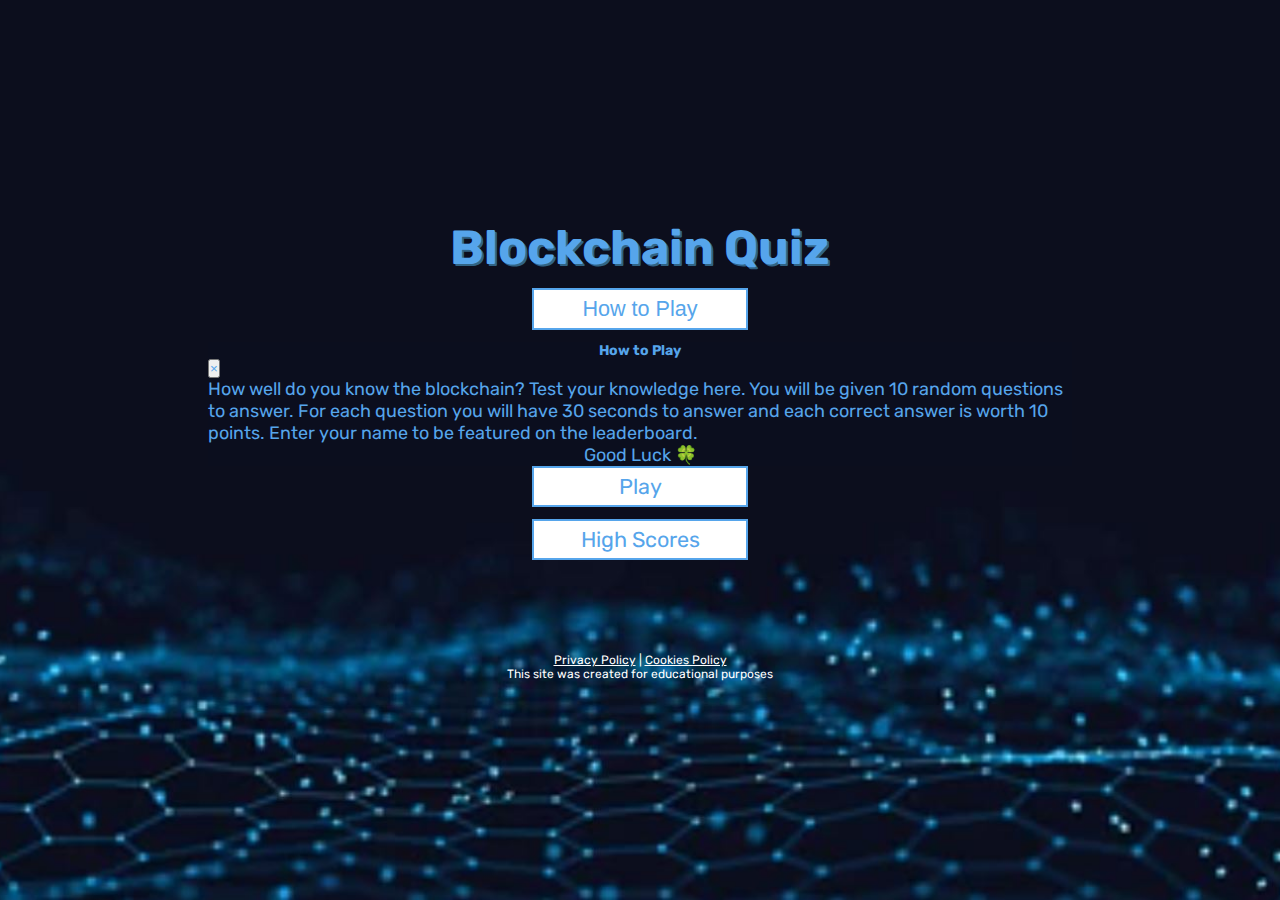
<file: index.html>
<!DOCTYPE html>
<html lang="en">

<head>
  <meta charset="UTF-8">
  <meta http-equiv="X-UA-Compatible" content="IE=edge">
  <meta name="viewport" content="width=device-width, initial-scale=1.0">
  <!-- Link to bootstrap -->
  <link rel="stylesheet" href="https://cdn.jsdelivr.net/npm/bootstrap@4.6.0/dist/css/bootstrap.min.css"
    integrity="sha384-B0vP5xmATw1+K9KRQjQERJvTumQW0nPEzvF6L/Z6nronJ3oUOFUFpCjEUQouq2+l" crossorigin="anonymous">
  <!-- Link to font awesome -->
  <link rel="stylesheet" href="https://use.fontawesome.com/releases/v5.6.3/css/all.css"
    integrity="sha384-UHRtZLI+pbxtHCWp1t77Bi1L4ZtiqrqD80Kn4Z8NTSRyMA2Fd33n5dQ8lWUE00s/" crossorigin="anonymous" />
  <!-- Link to custom style sheet -->
  <link rel="stylesheet" href="assets/css/style.css" type="text/css">
  <title>Blockchain Quiz</title>
</head>

<body>
  <div class="container">
    <div class="flex-center flex-column">
      <h1 class="text-center">Blockchain Quiz</h1>


      <!-- Button trigger modal -->
      <button type="button" class="btn" data-toggle="modal" data-target="#exampleModal">
        How to Play
      </button>

      <!-- Modal -->
      <div class="modal fade" id="exampleModal" tabindex="-1" aria-labelledby="exampleModalLabel" aria-hidden="true">
        <div class="modal-dialog">
          <div class="modal-content">
            <div class="modal-header">
              <h3 class="modal-title modal-text-center" id="exampleModalLabel">How to Play</h3>
              <button type="button" class="close" data-dismiss="modal" aria-label="Close">
                <span class="x-color" aria-hidden="true">&times;</span>
              </button>
            </div>
            <div class="modal-body">
              <p>How well do you know the blockchain? Test your knowledge here. You will be given 10 random questions to
                answer. For each question you will have 30 seconds to answer and each correct answer is worth 10 points.
                Enter your name to be featured on the leaderboard. </p>
              <p class="text-center">Good Luck &#127808;</p>
            </div>
          </div>
        </div>
      </div>


      <!-- Links to game page and highscores page -->
      <a class="btn" href="game.html">Play</a>
      <a class="btn" href="highscores.html">High Scores</a>

      <!-- Social media links -->
      <div>
        <ul class="social-media">
          <li>
            <a href="https://github.com/vanessacleary" target="_blank" rel="noopener"><i
                class="fab fa-github-square"></i></a>
          </li>
          <li>
            <a href="https://www.linkedin.com/in/vanessaclearyli/" target="_blank" rel="noopener"><i
                class="fab fa-linkedin"></i></a>
          </li>
          <li>
            <a href="https://www.youtube.com/" target="_blank" rel="noopener"><i class="fab fa-youtube-square"></i></a>
          </li>
        </ul>
      </div>

      <div class="text-center policy end-div">
        <a href="404.html" class="policy" target="_blank">Privacy Policy</a> | <a href="404.html" class="policy"
          target="_blank">Cookies Policy</a>
      </div>
      <div class="text-center copy-right">
        <p>This site was created for educational purposes</p>
      </div>
    </div>
  </div>
  </div>
  </div>

  <!-- JavaScript and jquery script for bootstrap modal -->
  <script src="https://code.jquery.com/jquery-3.3.1.slim.min.js"
    integrity="sha384-q8i/X+965DzO0rT7abK41JStQIAqVgRVzpbzo5smXKp4YfRvH+8abtTE1Pi6jizo" crossorigin="anonymous">
  </script>
  <script src="https://cdnjs.cloudflare.com/ajax/libs/popper.js/1.14.3/umd/popper.min.js"
    integrity="sha384-ZMP7rVo3mIykV+2+9J3UJ46jBk0WLaUAdn689aCwoqbBJiSnjAK/l8WvCWPIPm49" crossorigin="anonymous">
  </script>
  <script src="https://stackpath.bootstrapcdn.com/bootstrap/4.1.3/js/bootstrap.min.js"
    integrity="sha384-ChfqqxuZUCnJSK3+MXmPNIyE6ZbWh2IMqE241rYiqJxyMiZ6OW/JmZQ5stwEULTy" crossorigin="anonymous">
  </script>

</body>

</html>
</file>
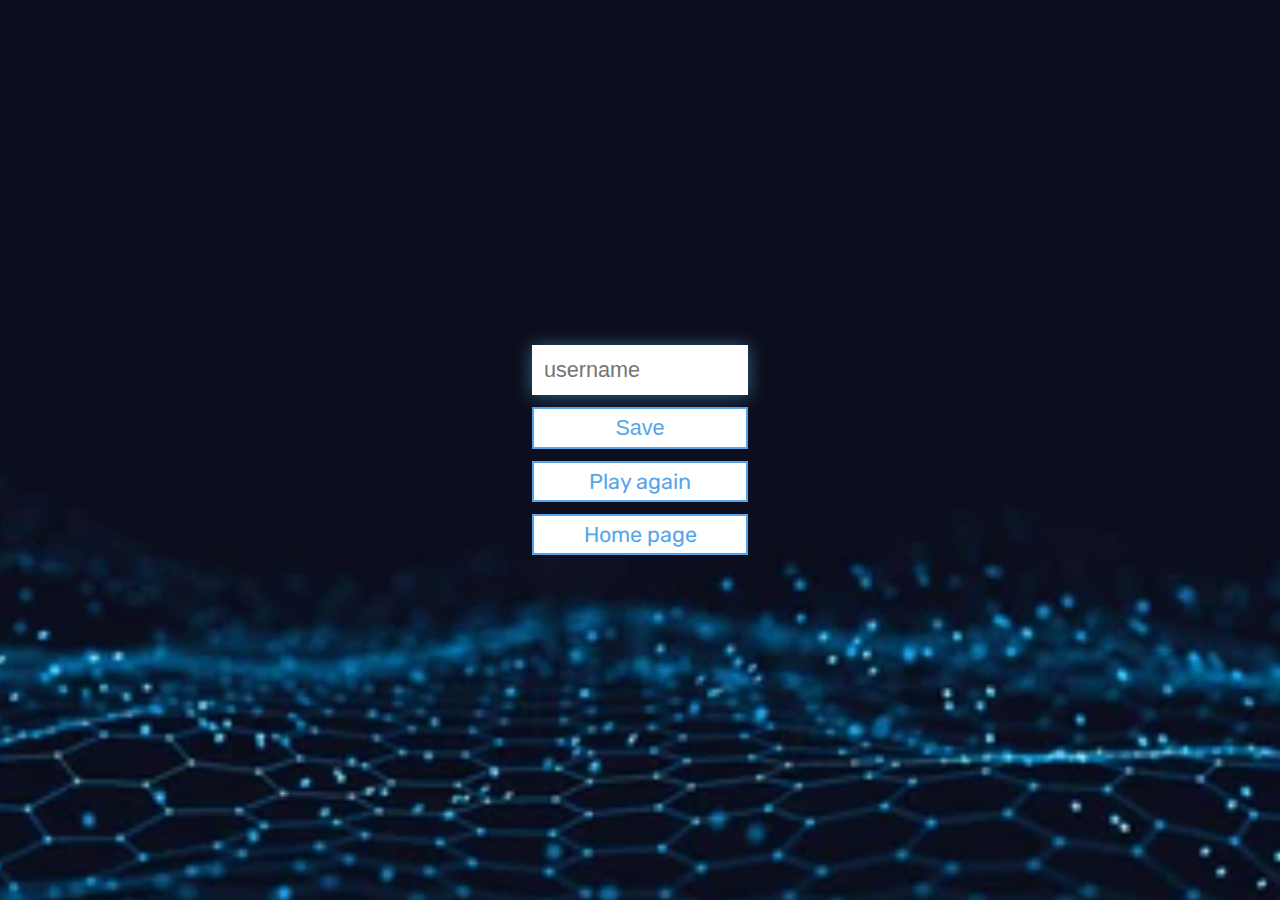
<file: end.html>
<!DOCTYPE html>
<html lang="en">

<head>
    <meta charset="UTF-8">
    <meta http-equiv="X-UA-Compatible" content="IE=edge">
    <meta name="viewport" content="width=device-width, initial-scale=1.0">
    <!-- link to bootstrap -->
    <link rel="stylesheet" href="https://cdn.jsdelivr.net/npm/bootstrap@4.6.0/dist/css/bootstrap.min.css"
        integrity="sha384-B0vP5xmATw1+K9KRQjQERJvTumQW0nPEzvF6L/Z6nronJ3oUOFUFpCjEUQouq2+l" crossorigin="anonymous">
    <!-- link to font awesome -->
    <link rel="stylesheet" href="https://use.fontawesome.com/releases/v5.6.3/css/all.css"
        integrity="sha384-UHRtZLI+pbxtHCWp1t77Bi1L4ZtiqrqD80Kn4Z8NTSRyMA2Fd33n5dQ8lWUE00s/" crossorigin="anonymous" />
    <!-- link to custom style sheet -->
    <link rel="stylesheet" href="assets/css/style.css" type="text/css">
    <title>End Page</title>
    <link rel="shortcut icon" type="image/png" href="assets/images/favicon.png">
</head>

<body>

    <div class="container">
        <div id="end" class="flex-center flex-column">
            <h1 id="finalScore">0</h1>
            <form>
                <input type="text" name="username" id="username" placeholder="username">
                <button type="submit" class="btn" id="saveScoreBtn" onclick="saveHighScore(event)"
                    disabled>Save</button>
            </form>

            <a class="btn" href="game.html">Play again</a>
            <a class="btn" href="index.html">Home page</a>

        </div>
    </div>
    <script src="assets/js/end.js"></script>
    <script src="https://code.jquery.com/jquery-3.3.1.slim.min.js"
        integrity="sha384-q8i/X+965DzO0rT7abK41JStQIAqVgRVzpbzo5smXKp4YfRvH+8abtTE1Pi6jizo" crossorigin="anonymous">
    </script>
    <script src="https://cdnjs.cloudflare.com/ajax/libs/popper.js/1.14.3/umd/popper.min.js"
        integrity="sha384-ZMP7rVo3mIykV+2+9J3UJ46jBk0WLaUAdn689aCwoqbBJiSnjAK/l8WvCWPIPm49" crossorigin="anonymous">
    </script>
    <script src="https://stackpath.bootstrapcdn.com/bootstrap/4.1.3/js/bootstrap.min.js"
        integrity="sha384-ChfqqxuZUCnJSK3+MXmPNIyE6ZbWh2IMqE241rYiqJxyMiZ6OW/JmZQ5stwEULTy" crossorigin="anonymous">
    </script>

</body>

</html>
</file>
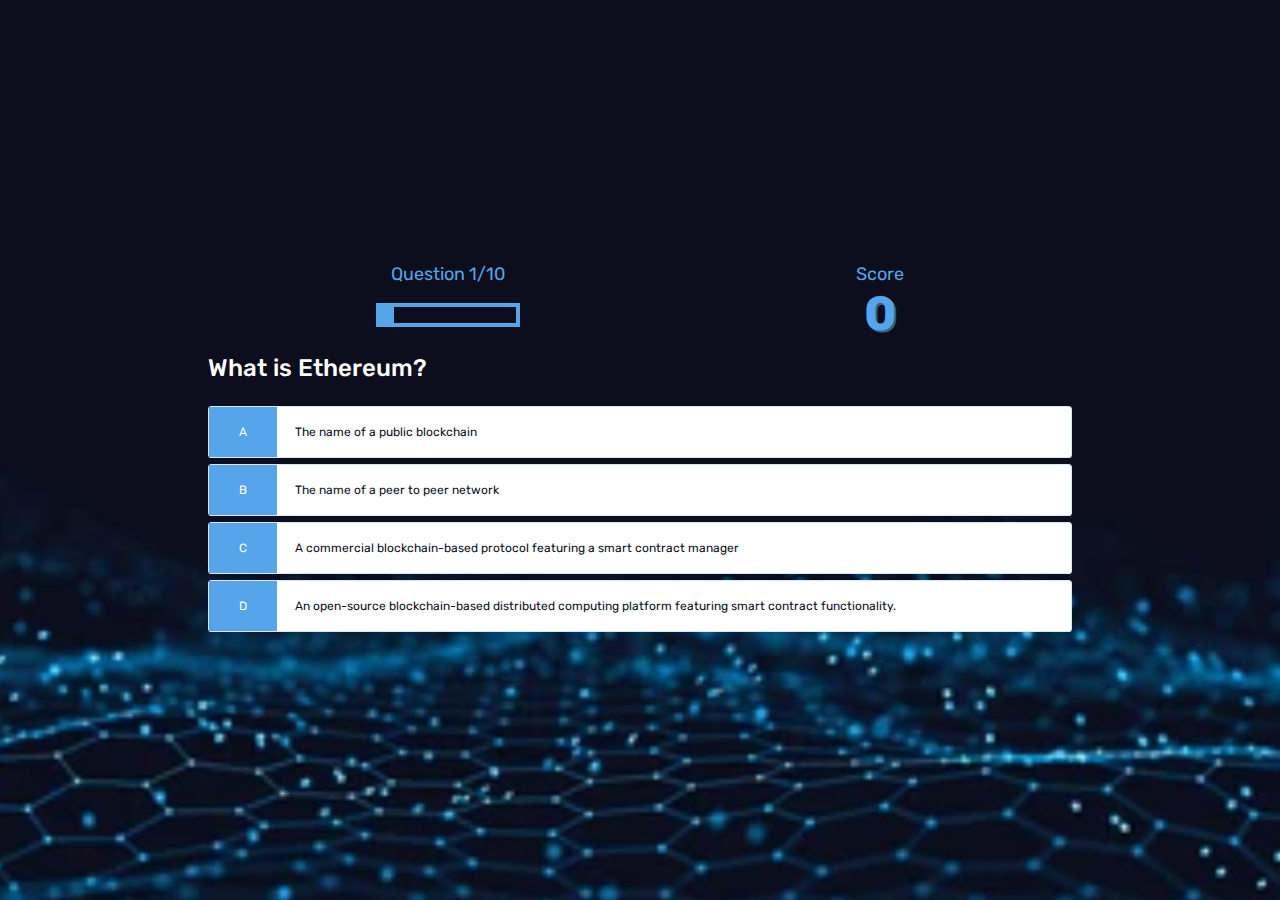
<file: game.html>
<!DOCTYPE html>
<html lang="en">

<head>
  <meta charset="UTF-8">
  <meta http-equiv="X-UA-Compatible" content="IE=edge">
  <meta name="viewport" content="width=device-width, initial-scale=1.0">
  <!-- Link to bootstrap  -->
  <link rel="stylesheet" href="https://cdn.jsdelivr.net/npm/bootstrap@4.6.0/dist/css/bootstrap.min.css"
    integrity="sha384-B0vP5xmATw1+K9KRQjQERJvTumQW0nPEzvF6L/Z6nronJ3oUOFUFpCjEUQouq2+l" crossorigin="anonymous">
  <!-- Link to font awesome -->
  <link rel="stylesheet" href="https://use.fontawesome.com/releases/v5.6.3/css/all.css"
    integrity="sha384-UHRtZLI+pbxtHCWp1t77Bi1L4ZtiqrqD80Kn4Z8NTSRyMA2Fd33n5dQ8lWUE00s/" crossorigin="anonymous" />
  <!-- Link to custom style sheet -->
  <link rel="stylesheet" href="assets/css/style.css" type="text/css">
  <title>Blockchain Quiz</title>
  <link rel="shortcut icon" type="image/png" href="assets/images/favicon.png">
</head>

<body>

  <div class="container">
    <!-- Pre question loader -->
    <div id="loader" class="hidden"></div>
    <div id="game" class="justify-center flex-column">
      <!-- Heads up display  -->
      <div id="hud">
        <div id="hud-item-1">
          <p id="progressText" class="hud-prefix">
            Question
          </p>
          <h1 class="hud-main-text" id="questionCounter">
          </h1>
          <div id="progressBar">
            <div id="progressBarFull">
            </div>
          </div>
        </div>
        <div id="hud-item">
          <p class="hud-prefix">
            Score
          </p>
          <h1 class="hud-main-text" id="score">
            0
          </h1>
        </div>
      </div>

      <!-- Questions & question choices -->
      <h2 id="question">What is the answer to this question</h2>

      <div class="choice-container">
        <p class="choice-prefix">A</p>
        <p class="choice-text" data-number="1">Choice 1</p>
      </div>

      <div class="choice-container">
        <p class="choice-prefix">B</p>
        <p class="choice-text" data-number="2">Choice 2</p>
      </div>

      <div class="choice-container">
        <p class="choice-prefix">C</p>
        <p class="choice-text" data-number="3">Choice 3</p>
      </div>

      <div class="choice-container">
        <p class="choice-prefix">D</p>
        <p class="choice-text" data-number="4">Choice 4</p>
      </div>



      <div class="hud bottom-display">
        <div>
          <!--Displays timer for each question-->
          <p id="timeleft" class="timer"></p>
        </div>
        <div>
          <!--Takes user back to home page-->
          <a class="home-icon" href="index.html"><i class="fas fa-home"></i></a>
        </div>
      </div>

    </div>
  </div>

  <script src="assets/js/game.js"></script>
  <script src="https://code.jquery.com/jquery-3.3.1.slim.min.js"
    integrity="sha384-q8i/X+965DzO0rT7abK41JStQIAqVgRVzpbzo5smXKp4YfRvH+8abtTE1Pi6jizo" crossorigin="anonymous">
  </script>
  <script src="https://cdnjs.cloudflare.com/ajax/libs/popper.js/1.14.3/umd/popper.min.js"
    integrity="sha384-ZMP7rVo3mIykV+2+9J3UJ46jBk0WLaUAdn689aCwoqbBJiSnjAK/l8WvCWPIPm49" crossorigin="anonymous">
  </script>
  <script src="https://stackpath.bootstrapcdn.com/bootstrap/4.1.3/js/bootstrap.min.js"
    integrity="sha384-ChfqqxuZUCnJSK3+MXmPNIyE6ZbWh2IMqE241rYiqJxyMiZ6OW/JmZQ5stwEULTy" crossorigin="anonymous">
  </script>


</html>
</file>
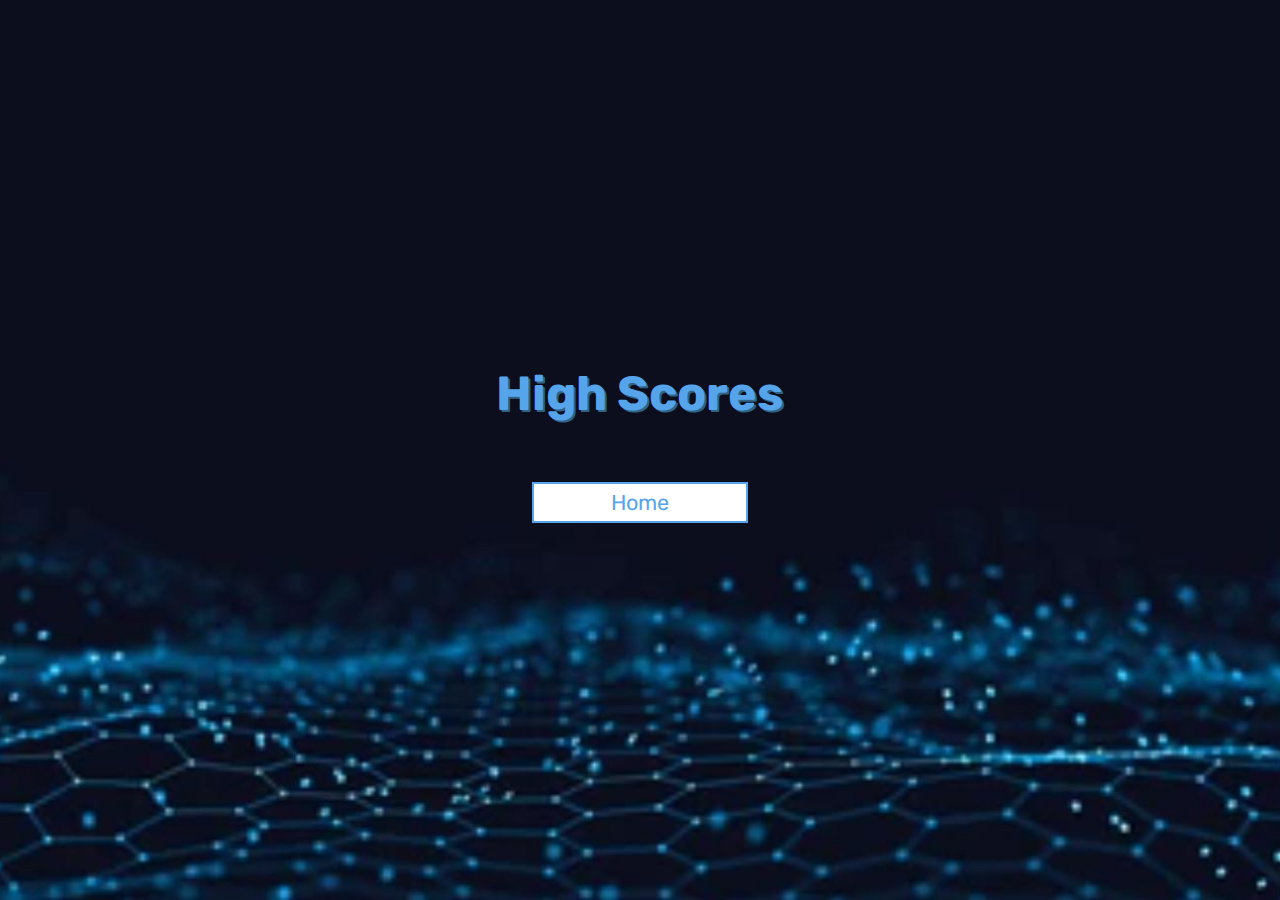
<file: highscores.html>
<!DOCTYPE html>
<html lang="en">

<head>
    <meta charset="UTF-8">
    <meta http-equiv="X-UA-Compatible" content="IE=edge">
    <meta name="viewport" content="width=device-width, initial-scale=1.0">
    <!-- link to bootstrap -->
    <link rel="stylesheet" href="https://cdn.jsdelivr.net/npm/bootstrap@4.6.0/dist/css/bootstrap.min.css"
        integrity="sha384-B0vP5xmATw1+K9KRQjQERJvTumQW0nPEzvF6L/Z6nronJ3oUOFUFpCjEUQouq2+l" crossorigin="anonymous">
    <!-- link to fontawesome -->
    <link rel="stylesheet" href="https://use.fontawesome.com/releases/v5.6.3/css/all.css"
        integrity="sha384-UHRtZLI+pbxtHCWp1t77Bi1L4ZtiqrqD80Kn4Z8NTSRyMA2Fd33n5dQ8lWUE00s/" crossorigin="anonymous" />
    <!-- link to custom style sheet -->
    <link rel="stylesheet" href="assets/css/style.css" type="text/css">
    <title>High Scores</title>
    <link rel="shortcut icon" type="image/png" href="assets/images/favicon.png">

</head>

<body>
    <div class="container">
        <div id="highScores" class="flex-center flex-column">
            <h1 id="finalScore" class="text-center">High Scores</h1>
            <ul id="highScoreList"></ul>
            <a class="btn" href="index.html">Home</a>
        </div>
    </div>
    <script src="assets/js/highscores.js"></script>
    <script src="https://code.jquery.com/jquery-3.3.1.slim.min.js"
        integrity="sha384-q8i/X+965DzO0rT7abK41JStQIAqVgRVzpbzo5smXKp4YfRvH+8abtTE1Pi6jizo" crossorigin="anonymous">
    </script>
    <script src="https://cdnjs.cloudflare.com/ajax/libs/popper.js/1.14.3/umd/popper.min.js"
        integrity="sha384-ZMP7rVo3mIykV+2+9J3UJ46jBk0WLaUAdn689aCwoqbBJiSnjAK/l8WvCWPIPm49" crossorigin="anonymous">
    </script>
    <script src="https://stackpath.bootstrapcdn.com/bootstrap/4.1.3/js/bootstrap.min.js"
        integrity="sha384-ChfqqxuZUCnJSK3+MXmPNIyE6ZbWh2IMqE241rYiqJxyMiZ6OW/JmZQ5stwEULTy" crossorigin="anonymous">
    </script>

</body>

</html>
</file>
<file: assets/css/style.css>
@import url('https://fonts.googleapis.com/css2?family=Rubik&display=swap');


html {
  font-size: 75%;
}

body {
  background: url("../images/blockchain_background.JPG") center center;
  -webkit-background-size: cover;
  -moz-background-size: cover;
  -o-background-size: cover;
  background-size: cover;
  font-family: 'Rubik', sans-serif;
  color: #0c0f1e;
}

* {
  box-sizing: border-box;
  margin: 0;
  padding: 0;
}


h1,
h2 {
  margin-bottom: 1rem;
}

h1 {
  font-size: 4rem;
  color: #56a5eb;
  text-shadow: 2px 2px rgba(86, 185, 235, 0.5);
}

h1:hover {
  color: #736DD6;
  transform: translateY(-0.1rem);
  transition: transform 150ms;
}

h2 {
  font-size: 2rem;
  margin-bottom: 2rem;
  font-weight: 500;
  color: white;
}


/* FLEX-BOX CONTAINER */

.container {
  width: 100vw;
  height: 100vh;
  display: flex;
  justify-content: center;
  align-items: center;
  max-width: 80rem;
  margin: 0 auto;
}


.container>* {
  width: 90%;
}


.flex-column {
  display: flex;
  flex-direction: column;
}

.flex-center {
  justify-content: center;
  align-items: center;
}

.justify-center {
  justify-content: center;
}

.text-center {
  text-align: center;
}

.hidden {
  display: none;
}

/* BUTTONS */

.btn {
  font-size: 1.8rem;
  padding: .5rem 0;
  width: 18rem;
  text-align: center;
  border: 0.2rem solid #56a5eb;
  margin-bottom: 1rem;
  text-decoration: none;
  color: #56a5eb;
  background-color: white;
}

.btn:hover {
  cursor: pointer;
  box-shadow: 0 0.4rem 1.4rem 0 rgba(86, 185, 235, 0.5);
  transform: translateY(-0.1rem);
  transition: transform 150ms;
}


.btn[disabled]:hover {
  cursor: not-allowed;
  box-shadow: none;
  transform: none;
}


/* GAME PAGE */

.choice-container {
  display: flex;
  margin-bottom: .5rem;
  width: 100%;
  font-size: 1rem;
  border: 0.1rem solid rgb(86, 165, 235, 0.25);
  border-radius: .3rem;
  background-color: white;
}

.choice-container:hover {
  cursor: pointer;
  box-shadow: 0 0.4rem 1.4rem 0 rgba(86, 185, 235, 0.5);
  transform: translateY(-0.1rem);
  transition: transform 150ms;
}

.choice-prefix {
  padding: 1.5rem 2.5rem;
  background-color: #56a5eb;
  color: white;
}

.choice-text {
  padding: 1.5rem;
  width: 100%;
}

p {
  margin-top: 0;
  margin-bottom: 0;
}

.home-icon {
  font-size: 2rem;
  color: #56a5eb;
}

.timer {
  font-size: 2rem;
  color: #56a5eb;
}

.home-icon:hover {
  color: #736DD6;

}

.timer {
  font-size: 1rem;
  color: #56a5eb;
}

/* CORRECT & INCORRECT */

.correct {
  background-image: linear-gradient(rgb(92, 243, 32), rgb(255, 255, 255), rgb(92, 243, 32));
}

.incorrect {
  background-image: linear-gradient(#f31026, rgb(255, 255, 255), #f31026);
}

/* HUD */

#hud {
  display: flex;
  justify-content: space-around;
}

.hud-prefix {
  text-align: center;
  font-size: 1.5rem;
  color: #56a5eb;
}

.hud-main-text {
  text-align: center;
}

.bottom-display {
  margin-bottom: 0rem;
}

.bottom-display {
  display: flex;
  justify-content: space-between;
}

/* PROGRESS BAR */

#progressBar {
  width: 12rem;
  height: 2rem;
  border: 0.4rem solid #56a5eb;
  margin-top: 1.5rem;
}

#progressBarFull {
  height: 1.6rem;
  background-color: #56a5eb;
  width: 0%;
}

/* END SCREEN FORM */

form {
  width: 100%;
  display: flex;
  flex-direction: column;
  align-items: center;
}

input {
  margin-bottom: 1rem;
  width: 18rem;
  padding: 1rem;
  font-size: 1.8rem;
  border: none;
  box-shadow: 0 0.1rem 1.4rem 0 rgba(86, 185, 235, 0.5);
}

input::placholder {
  color: #aaa;
}

/* HIGH SCORES PAGE */

#highScoreList {
  list-style: none;
  padding-left: 0;
  margin-bottom: 4rem;
}

.high-score {
  font-size: 2.8rem;
  margin-bottom: 0.5rem;
}


.high-score:hover {
  transform: scale(1.025);
}

#highScoresList {
  list-style: none;
  margin-bottom: 1.8rem;
}

.high-score {
  font-size: 1.8rem;
  color: #fff;
}


/* SOCIAL MEDIA */

.social-media {
  text-align: center;
}

.social-media li {
  display: inline;
}

.social-media i {
  font-size: 4rem;
  color: #56a5eb;
  padding: .3rem;
  margin: .6rem;
}

.social-media i:hover {
  color: #736DD6;
}

/* LOADER */

#loader {
  border: 1rem solid rgba(86, 185, 235, 0.5);
  border-radius: 50%;
  border-top: 1rem solid rgba(86, 185, 235, 0.5);
  width: 10rem;
  height: 10rem;
  animation: spin 2s linear infinite;
}

/* MODAL */

.modal {
  border-color: #56a5eb;
}

.modal-text-center {
  text-align: center !important;
}

.x-color {
  color: #56a5eb;
}

.modal-header {
  background-color: #0b0e1e;
  color: #56a5eb;
  border-color: #56a5eb;
}

.modal-body {
  background-color: #0b0e1e;
  color: #56a5eb;
}

.modal-body {
  font-size: 1.5rem;
}

/* 404 PAGE */

.error-heading {
  color: #fff;
}

/* INDEX.HTML FOOT NOTES */

.copy-right {
  color: #fff;
}

.policy {
  color: #fff;
}

.end-div {
  margin-top: 2rem;
}

/* LOADER SPIN */

@keyframes spin {
  0% {
    transform: rotate(0deg);
  }

  100% {
    transform: rotate(360deg);
  }
}

/* MEDIA QUERY  */

@media screen and (max-width: 575px) {
  h1 {
    font-size: 4rem;
  }

  h2 {
    font-size: 2rem;
  }

  .timer {
    font-size: 2rem;
  }
}
</file>
